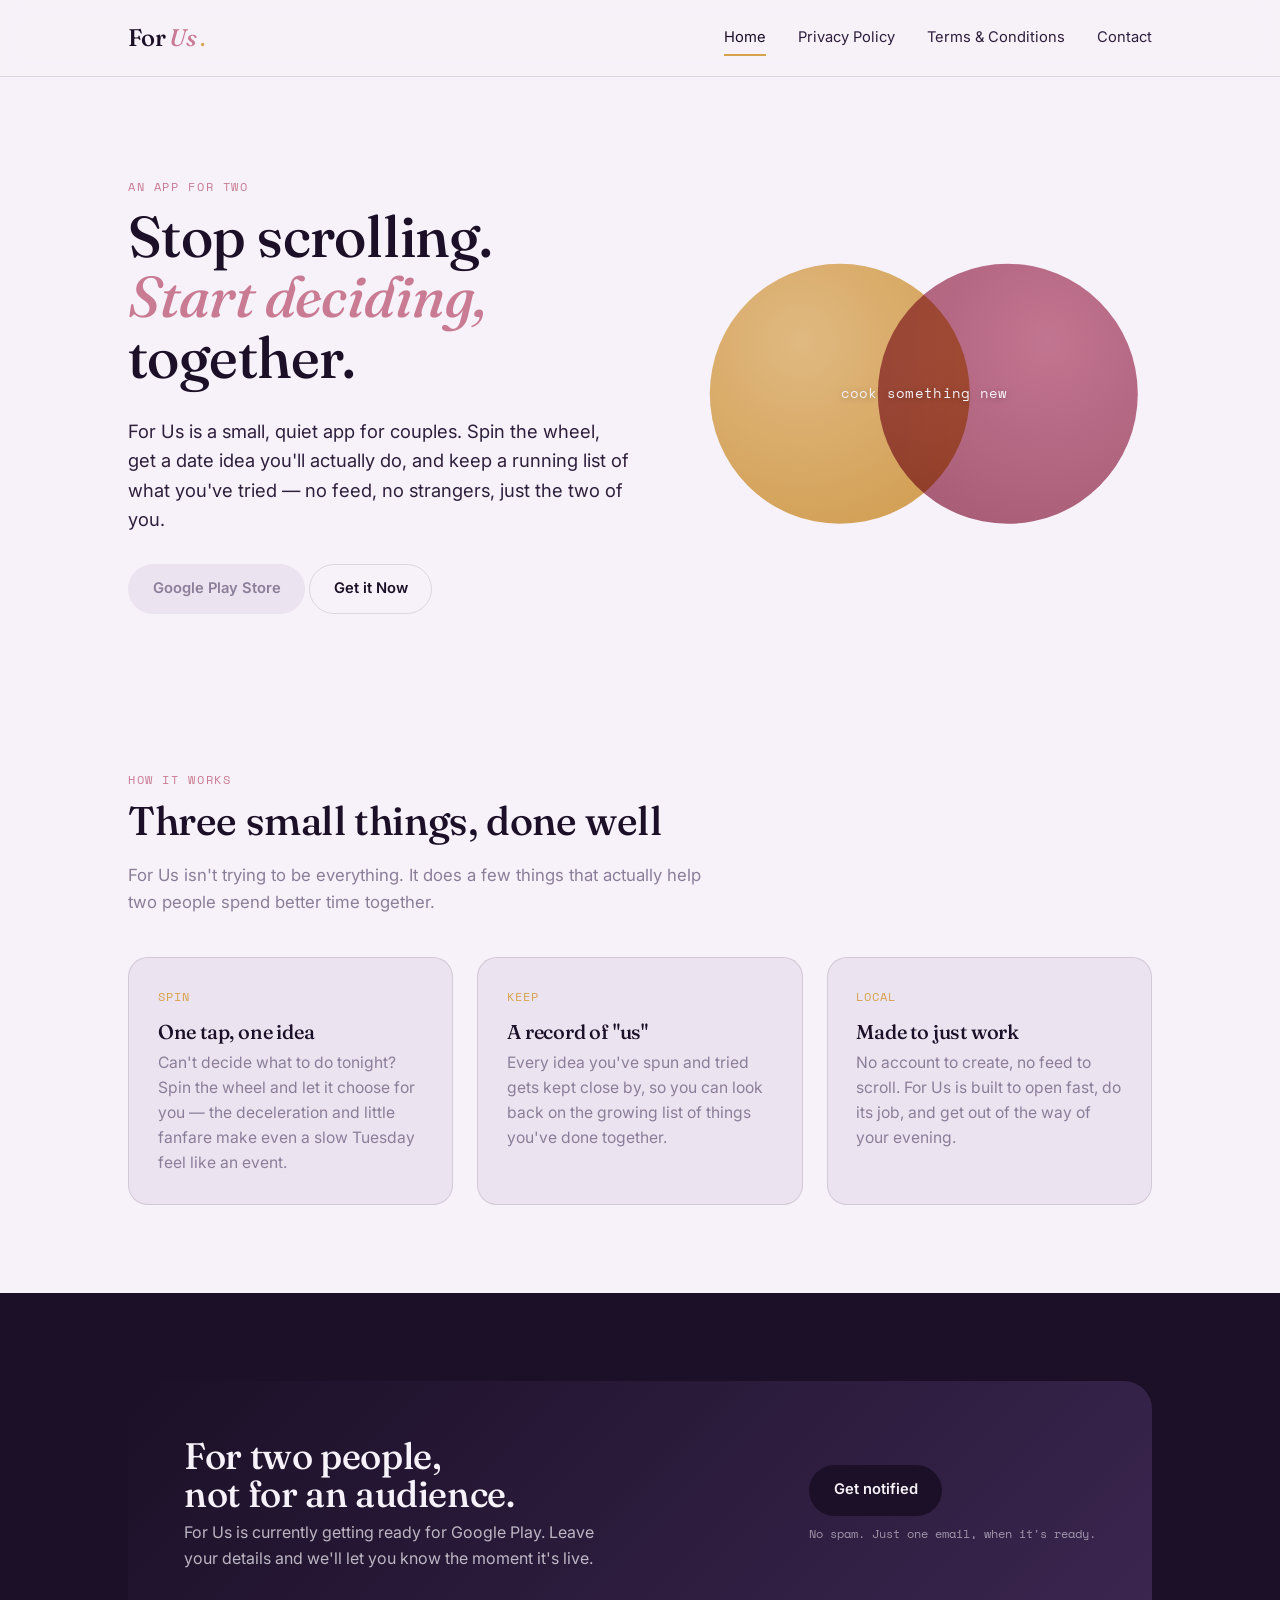
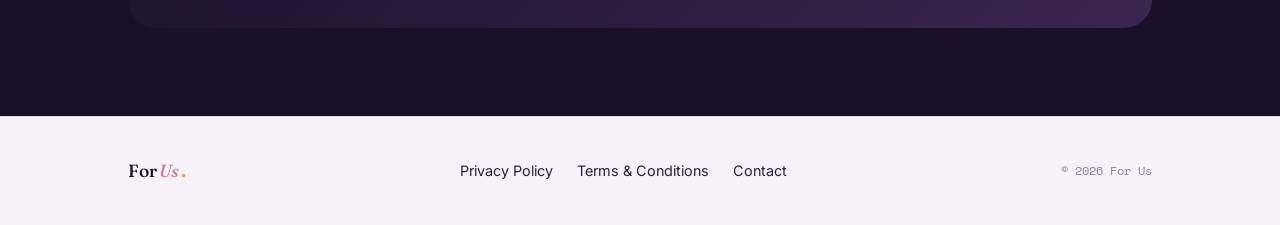
<file: index.html>
<!DOCTYPE html>
<html lang="en">
<head>
<meta charset="UTF-8">
<meta name="viewport" content="width=device-width, initial-scale=1.0">
<title>For Us — an app for two</title>
<meta name="description" content="For Us is a small app for couples: spin for a date idea, keep track of what you've tried, and decide together — no algorithm required.">
<link rel="preconnect" href="https://fonts.googleapis.com">
<link rel="preconnect" href="https://fonts.gstatic.com" crossorigin>
<link href="https://fonts.googleapis.com/css2?family=Fraunces:ital,wght@0,400;0,500;0,600;1,400;1,500&family=Inter:wght@400;500;600;700&family=Space+Mono:wght@400;700&display=swap" rel="stylesheet">
<link rel="stylesheet" href="assets/css/style.css">
</head>
<body>

<header class="site-header">
  <div class="wrap">
    <a href="index.html" class="wordmark">For<em>Us</em><span class="dot">.</span></a>
    <button class="nav-toggle" aria-expanded="false">MENU</button>
    <nav class="primary">
      <a href="index.html" aria-current="page">Home</a>
      <a href="privacy.html">Privacy Policy</a>
      <a href="terms.html">Terms &amp; Conditions</a>
      <a href="contact.html">Contact</a>
    </nav>
  </div>
</header>

<main>

  <section class="hero">
    <div class="wrap">
      <div>
        <span class="eyebrow">An app for two</span>
        <h1>Stop scrolling.<br><em>Start deciding,</em><br>together.</h1>
        <p class="lede">For Us is a small, quiet app for couples. Spin the wheel, get a date idea you'll actually do, and keep a running list of what you've tried — no feed, no strangers, just the two of you.</p>
        <div class="cta-action">
          <span class="btn btn-pill-soft">Google Play Store</span>
          <a href="https://play.google.com/store/apps/details?id=com.yash.forus" class="btn btn-ghost">Get it Now</a>
        </div>
      </div>
      <div class="venn" aria-hidden="true">
        <div class="circle a"></div>
        <div class="circle b"></div>
        <div class="overlap-text"><span>cook something new</span></div>
      </div>
    </div>
  </section>

  <section>
    <div class="wrap">
      <div class="section-head">
        <span class="eyebrow">How it works</span>
        <h2>Three small things, done well</h2>
        <p>For Us isn't trying to be everything. It does a few things that actually help two people spend better time together.</p>
      </div>
      <div class="feature-grid">
        <div class="feature-card">
          <span class="mark">SPIN</span>
          <h3>One tap, one idea</h3>
          <p>Can't decide what to do tonight? Spin the wheel and let it choose for you — the deceleration and little fanfare make even a slow Tuesday feel like an event.</p>
        </div>
        <div class="feature-card">
          <span class="mark">KEEP</span>
          <h3>A record of "us"</h3>
          <p>Every idea you've spun and tried gets kept close by, so you can look back on the growing list of things you've done together.</p>
        </div>
        <div class="feature-card">
          <span class="mark">LOCAL</span>
          <h3>Made to just work</h3>
          <p>No account to create, no feed to scroll. For Us is built to open fast, do its job, and get out of the way of your evening.</p>
        </div>
      </div>
    </div>
  </section>

  <section class="section-ink">
    <div class="wrap">
      <div class="cta-band">
        <div>
          <h2>For two people,<br>not for an audience.</h2>
          <p>For Us is currently getting ready for Google Play. Leave your details and we'll let you know the moment it's live.</p>
        </div>
        <div class="cta-actions">
          <a href="contact.html" class="btn btn-solid">Get notified</a>
          <small>No spam. Just one email, when it's ready.</small>
        </div>
      </div>
    </div>
  </section>

</main>

<footer class="site-footer">
  <div class="wrap">
    <a href="index.html" class="wordmark" style="font-size:1.1rem;">For<em>Us</em><span class="dot">.</span></a>
    <nav class="foot-links">
      <a href="privacy.html">Privacy Policy</a>
      <a href="terms.html">Terms &amp; Conditions</a>
      <a href="contact.html">Contact</a>
    </nav>
    <span class="fine">© <span data-year>2026</span> For Us</span>
  </div>
</footer>

<script src="assets/js/main.js"></script>
</body>
</html>
</file>
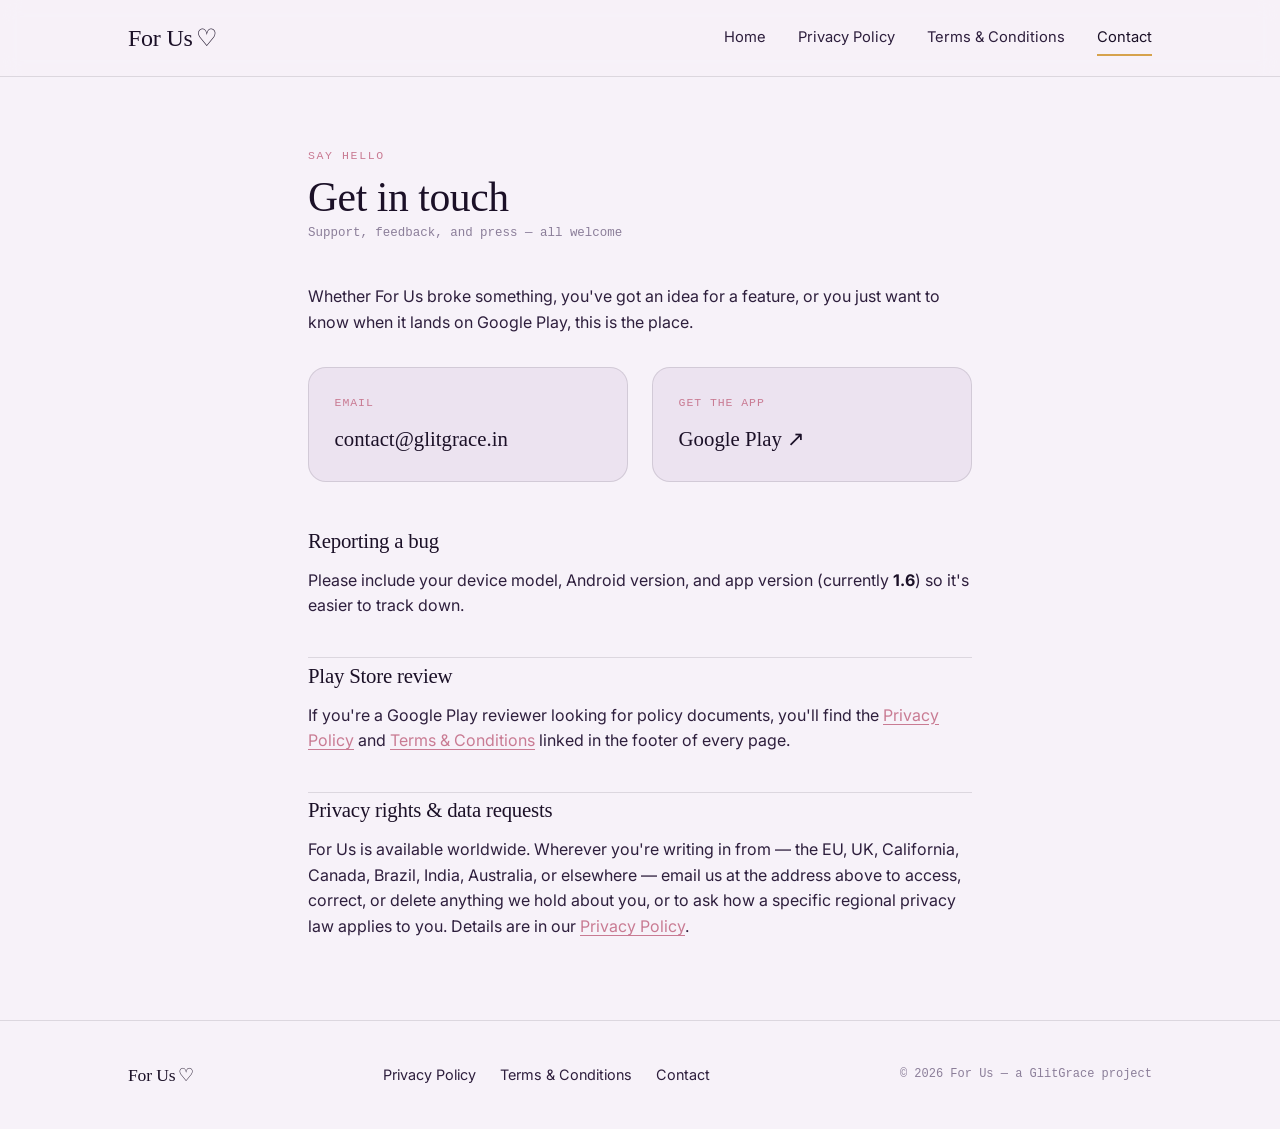
<file: contact.html>
<!DOCTYPE html>
<html lang="en">
<head>
<meta charset="UTF-8">
<meta name="viewport" content="width=device-width, initial-scale=1.0">
<title>Contact — For Us</title>
<meta name="description" content="Get in touch about the For Us app — support, feedback, bug reports, and press inquiries.">
<meta name="author" content="GlitGrace">
<meta name="robots" content="index, follow">
<link rel="canonical" href="https://glitgrace.in/contact.html">

<!-- Favicons -->
<link rel="icon" href="/favicon.ico" sizes="any">
<link rel="icon" type="image/svg+xml" href="/assets/img/favicon.svg">
<link rel="apple-touch-icon" href="/assets/img/apple-touch-icon.png">
<link rel="manifest" href="/site.webmanifest">
<meta name="theme-color" content="#0E0B18">

<!-- Open Graph -->
<meta property="og:type" content="website">
<meta property="og:site_name" content="For Us">
<meta property="og:title" content="Contact — For Us">
<meta property="og:description" content="Support, feedback, and press inquiries for the For Us app.">
<meta property="og:url" content="https://glitgrace.in/contact.html">
<meta property="og:image" content="https://glitgrace.in/assets/img/og-image.png">
<meta property="og:image:width" content="1200">
<meta property="og:image:height" content="630">
<meta property="og:locale" content="en_IN">

<!-- Twitter -->
<meta name="twitter:card" content="summary_large_image">
<meta name="twitter:title" content="Contact — For Us">
<meta name="twitter:description" content="Support, feedback, and press inquiries for the For Us app.">
<meta name="twitter:image" content="https://glitgrace.in/assets/img/og-image.png">

<link rel="preconnect" href="https://fonts.googleapis.com">
<link rel="preconnect" href="https://fonts.gstatic.com" crossorigin>
<link href="https://fonts.googleapis.com/css2?family=Baloo+2:wght@500;600;700;800&family=Inter:wght@400;500;600;700&display=swap" rel="stylesheet">
<link rel="stylesheet" href="/assets/css/style.css">

<script type="application/ld+json">
{
  "@context": "https://schema.org",
  "@type": "ContactPage",
  "name": "Contact",
  "url": "https://glitgrace.in/contact.html",
  "isPartOf": { "@id": "https://glitgrace.in/#website" },
  "breadcrumb": {
    "@type": "BreadcrumbList",
    "itemListElement": [
      { "@type": "ListItem", "position": 1, "name": "Home", "item": "https://glitgrace.in/" },
      { "@type": "ListItem", "position": 2, "name": "Contact", "item": "https://glitgrace.in/contact.html" }
    ]
  }
}
</script>
</head>
<body>

<header class="site-header">
  <div class="wrap">
    <a href="/" class="wordmark">For Us <span class="heart">&#9825;</span></a>
    <button class="nav-toggle" aria-expanded="false">MENU</button>
    <nav class="primary">
      <a href="/">Home</a>
      <a href="/privacy.html">Privacy Policy</a>
      <a href="/terms.html">Terms &amp; Conditions</a>
      <a href="/contact.html" aria-current="page">Contact</a>
    </nav>
  </div>
</header>

<main class="doc">
  <div class="wrap">
    <span class="eyebrow">Say hello</span>
    <h1>Get in touch</h1>
    <span class="updated">Support, feedback, and press — all welcome</span>

    <p>Whether For Us broke something, you've got an idea for a feature, or you just want to know when it lands on Google Play, this is the place.</p>

    <div class="contact-grid">
      <div class="contact-card">
        <span class="mark">EMAIL</span>
        <a class="big-link" href="mailto:contact@glitgrace.in">contact@glitgrace.in</a>
      </div>
      <div class="contact-card">
        <span class="mark">GET THE APP</span>
        <a class="big-link" href="https://play.google.com/store/apps/details?id=com.yash.forus" target="_blank" rel="noopener">Google Play &#8599;</a>
      </div>
    </div>

    <h2 style="margin-top:3rem;">Reporting a bug</h2>
    <p>Please include your device model, Android version, and app version (currently <strong>1.6</strong>) so it's easier to track down.</p>

    <h2>Play Store review</h2>
    <p>If you're a Google Play reviewer looking for policy documents, you'll find the <a href="/privacy.html">Privacy Policy</a> and <a href="/terms.html">Terms &amp; Conditions</a> linked in the footer of every page.</p>

    <h2>Privacy rights &amp; data requests</h2>
    <p>For Us is available worldwide. Wherever you're writing in from — the EU, UK, California, Canada, Brazil, India, Australia, or elsewhere — email us at the address above to access, correct, or delete anything we hold about you, or to ask how a specific regional privacy law applies to you. Details are in our <a href="/privacy.html">Privacy Policy</a>.</p>
  </div>
</main>

<footer class="site-footer">
  <div class="wrap">
    <a href="/" class="wordmark" style="font-size:1.1rem;">For Us <span class="heart">&#9825;</span></a>
    <nav class="foot-links">
      <a href="/privacy.html">Privacy Policy</a>
      <a href="/terms.html">Terms &amp; Conditions</a>
      <a href="/contact.html">Contact</a>
    </nav>
    <span class="fine">© <span data-year>2026</span> For Us — a GlitGrace project</span>
  </div>
</footer>

<script src="/assets/js/main.js"></script>
</body>
</html>
</file>
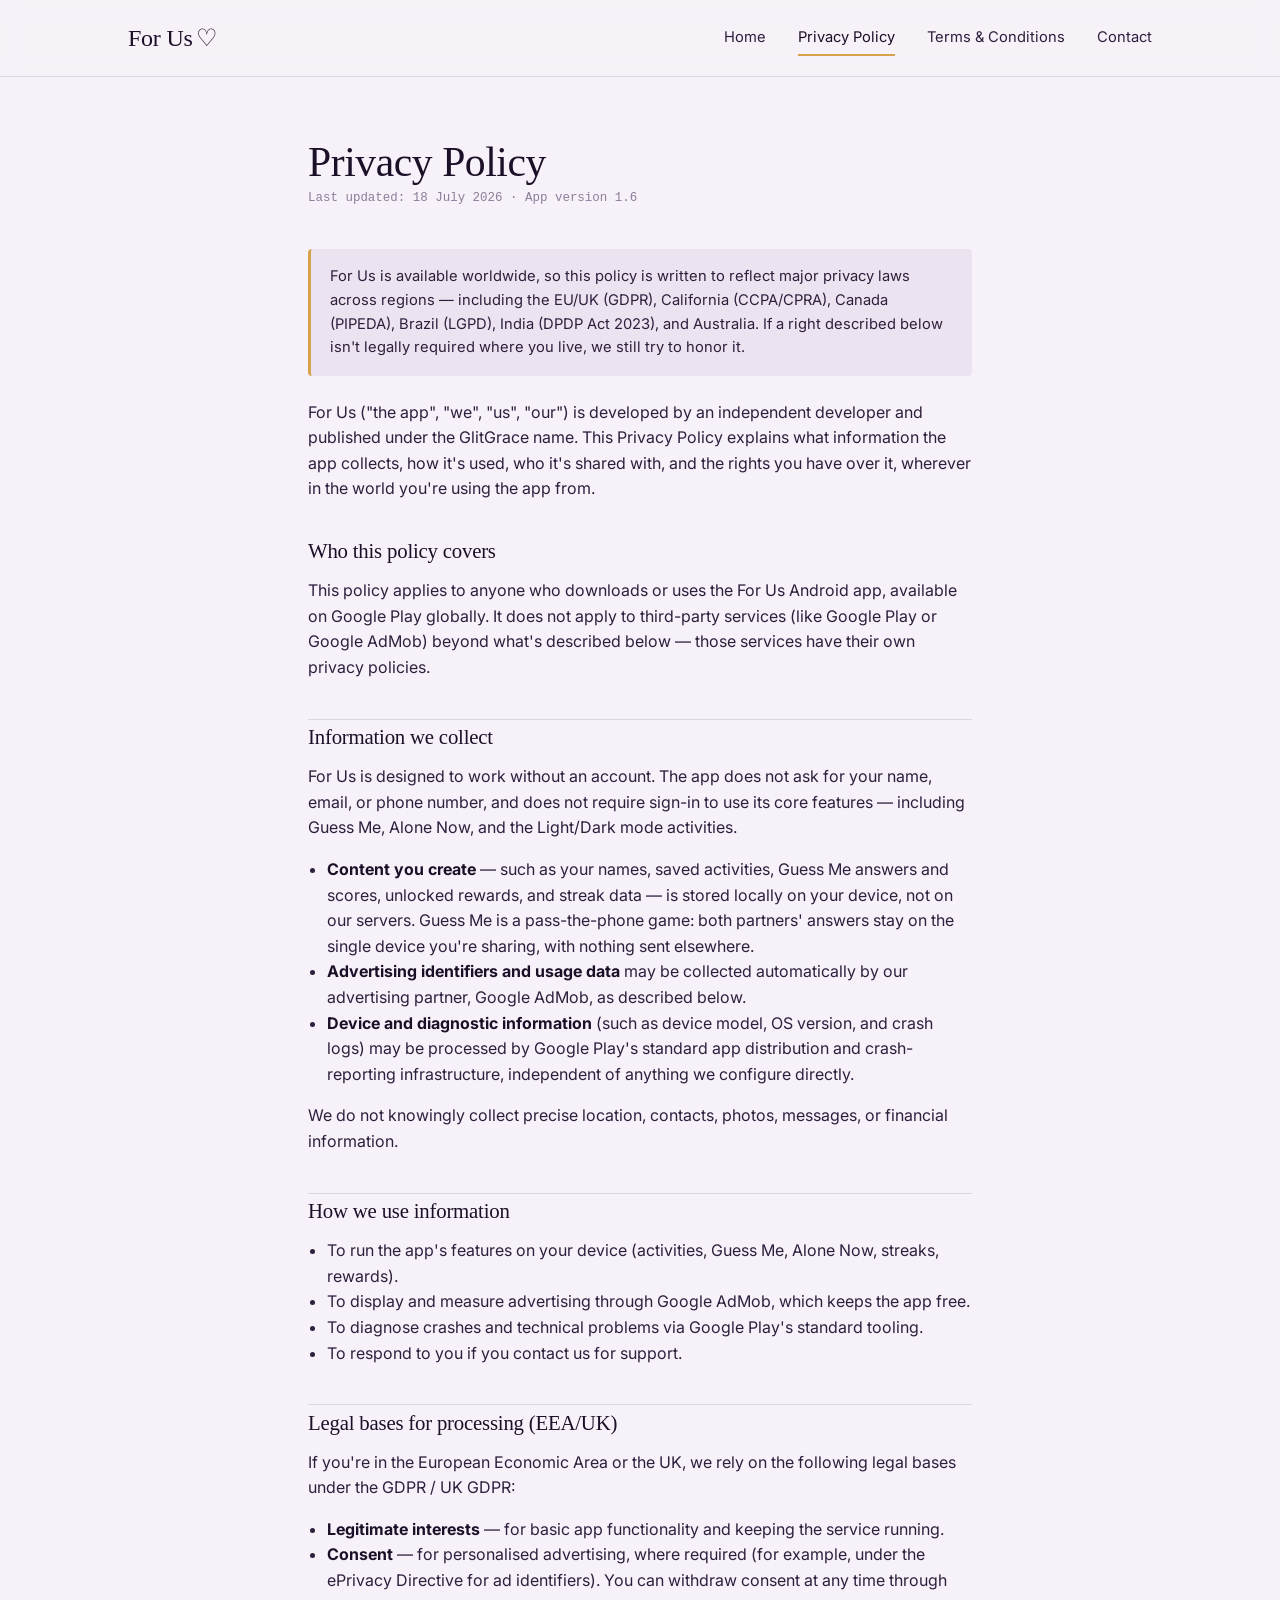
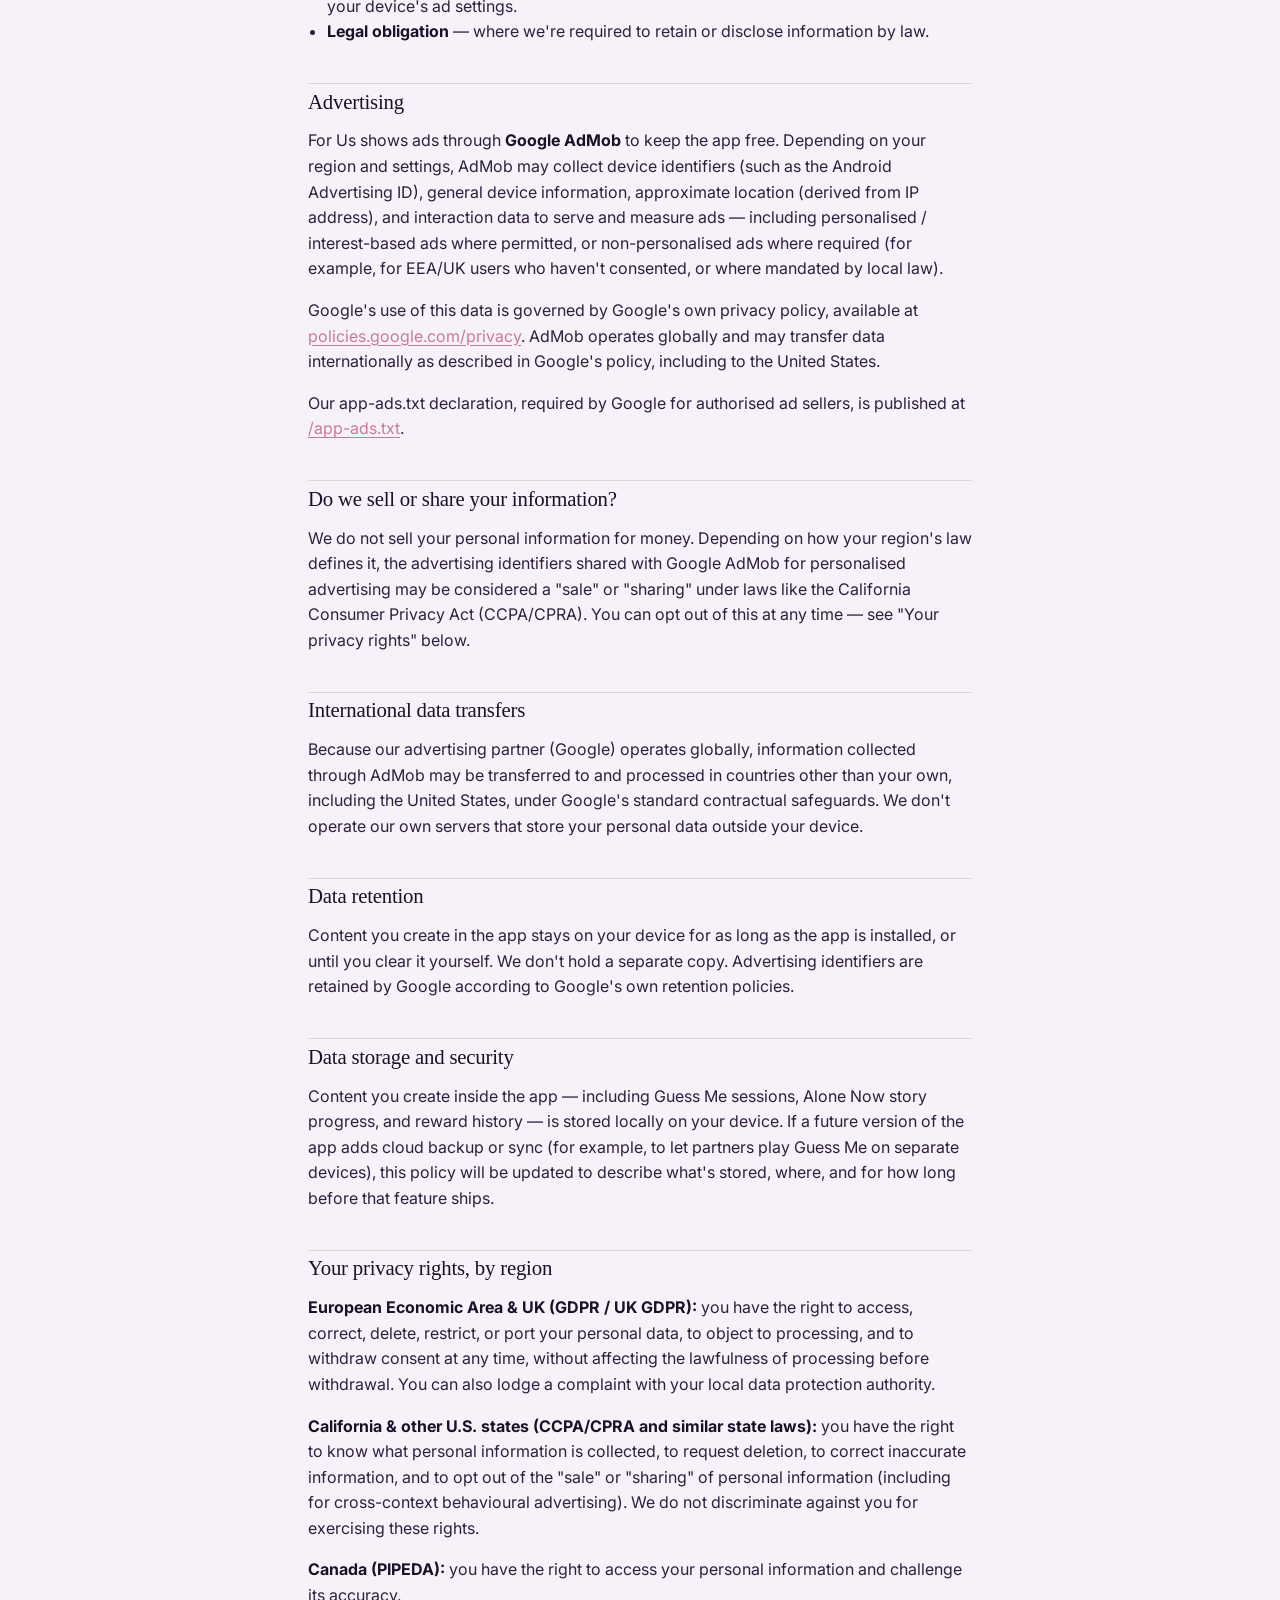
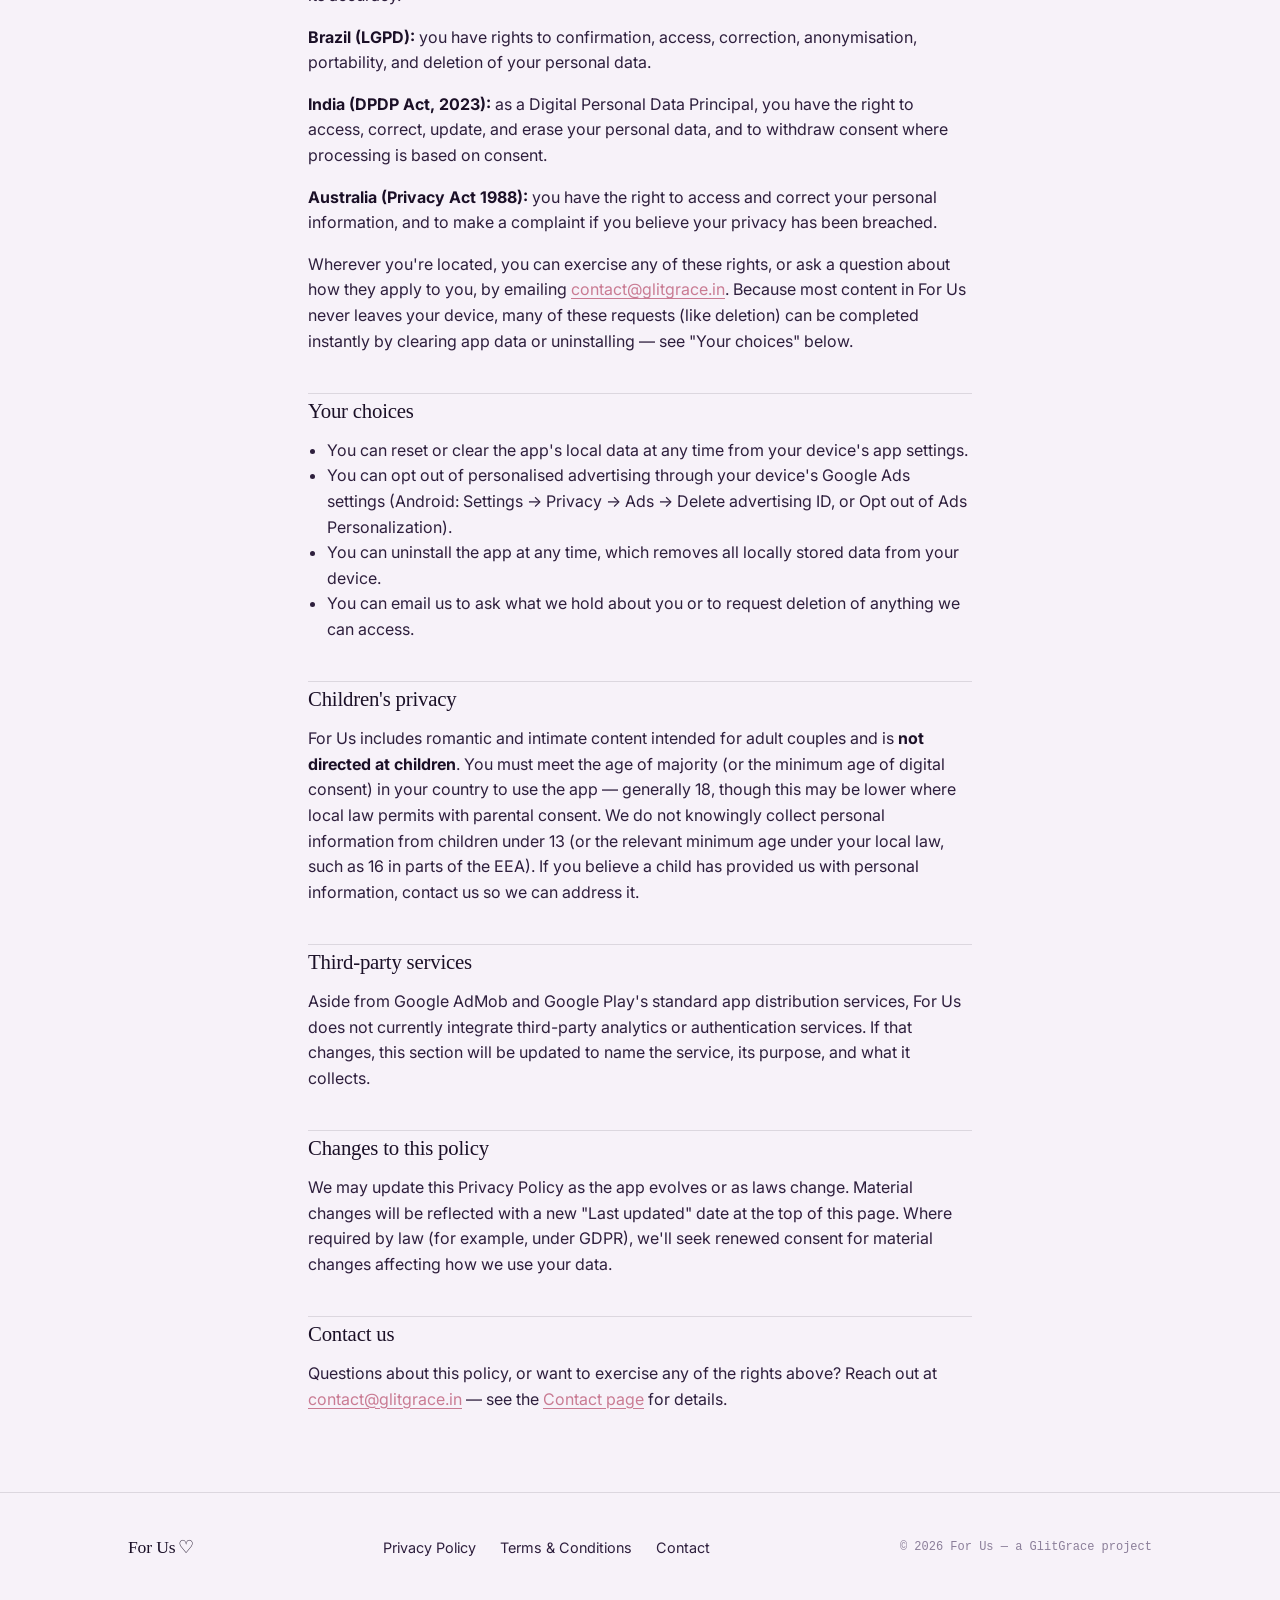
<file: privacy.html>
<!DOCTYPE html>
<html lang="en">
<head>
<meta charset="UTF-8">
<meta name="viewport" content="width=device-width, initial-scale=1.0">
<title>Privacy Policy — For Us</title>
<meta name="description" content="Privacy Policy for the For Us Android app by GlitGrace, covering GDPR, CCPA/CPRA, India's DPDP Act, and other global privacy laws: what data we collect and your rights.">
<meta name="author" content="GlitGrace">
<meta name="robots" content="index, follow">
<link rel="canonical" href="https://glitgrace.in/privacy.html">

<!-- Favicons -->
<link rel="icon" href="/favicon.ico" sizes="any">
<link rel="icon" type="image/svg+xml" href="/assets/img/favicon.svg">
<link rel="apple-touch-icon" href="/assets/img/apple-touch-icon.png">
<link rel="manifest" href="/site.webmanifest">
<meta name="theme-color" content="#0E0B18">

<!-- Open Graph -->
<meta property="og:type" content="website">
<meta property="og:site_name" content="For Us">
<meta property="og:title" content="Privacy Policy — For Us">
<meta property="og:description" content="What data For Us collects and your privacy rights under GDPR, CCPA, DPDP, and more, wherever you are.">
<meta property="og:url" content="https://glitgrace.in/privacy.html">
<meta property="og:image" content="https://glitgrace.in/assets/img/og-image.png">
<meta property="og:image:width" content="1200">
<meta property="og:image:height" content="630">
<meta property="og:locale" content="en_IN">

<!-- Twitter -->
<meta name="twitter:card" content="summary_large_image">
<meta name="twitter:title" content="Privacy Policy — For Us">
<meta name="twitter:description" content="What data For Us collects and your privacy rights, wherever you are.">
<meta name="twitter:image" content="https://glitgrace.in/assets/img/og-image.png">

<link rel="preconnect" href="https://fonts.googleapis.com">
<link rel="preconnect" href="https://fonts.gstatic.com" crossorigin>
<link href="https://fonts.googleapis.com/css2?family=Baloo+2:wght@500;600;700;800&family=Inter:wght@400;500;600;700&display=swap" rel="stylesheet">
<link rel="stylesheet" href="/assets/css/style.css">

<script type="application/ld+json">
{
  "@context": "https://schema.org",
  "@type": "WebPage",
  "name": "Privacy Policy",
  "url": "https://glitgrace.in/privacy.html",
  "isPartOf": { "@id": "https://glitgrace.in/#website" },
  "breadcrumb": {
    "@type": "BreadcrumbList",
    "itemListElement": [
      { "@type": "ListItem", "position": 1, "name": "Home", "item": "https://glitgrace.in/" },
      { "@type": "ListItem", "position": 2, "name": "Privacy Policy", "item": "https://glitgrace.in/privacy.html" }
    ]
  }
}
</script>
</head>
<body>

<header class="site-header">
  <div class="wrap">
    <a href="/" class="wordmark">For Us <span class="heart">&#9825;</span></a>
    <button class="nav-toggle" aria-expanded="false">MENU</button>
    <nav class="primary">
      <a href="/">Home</a>
      <a href="/privacy.html" aria-current="page">Privacy Policy</a>
      <a href="/terms.html">Terms &amp; Conditions</a>
      <a href="/contact.html">Contact</a>
    </nav>
  </div>
</header>

<main class="doc">
  <div class="wrap">
    <h1>Privacy Policy</h1>
    <span class="updated">Last updated: 18 July 2026 &middot; App version 1.6</span>

    <div class="callout">
      For Us is available worldwide, so this policy is written to reflect major privacy laws across regions — including the EU/UK (GDPR), California (CCPA/CPRA), Canada (PIPEDA), Brazil (LGPD), India (DPDP Act 2023), and Australia. If a right described below isn't legally required where you live, we still try to honor it.
    </div>

    <p>For Us ("the app", "we", "us", "our") is developed by an independent developer and published under the GlitGrace name. This Privacy Policy explains what information the app collects, how it's used, who it's shared with, and the rights you have over it, wherever in the world you're using the app from.</p>

    <h2>Who this policy covers</h2>
    <p>This policy applies to anyone who downloads or uses the For Us Android app, available on Google Play globally. It does not apply to third-party services (like Google Play or Google AdMob) beyond what's described below — those services have their own privacy policies.</p>

    <h2>Information we collect</h2>
    <p>For Us is designed to work without an account. The app does not ask for your name, email, or phone number, and does not require sign-in to use its core features — including Guess Me, Alone Now, and the Light/Dark mode activities.</p>
    <ul>
      <li><strong>Content you create</strong> — such as your names, saved activities, Guess Me answers and scores, unlocked rewards, and streak data — is stored locally on your device, not on our servers. Guess Me is a pass-the-phone game: both partners' answers stay on the single device you're sharing, with nothing sent elsewhere.</li>
      <li><strong>Advertising identifiers and usage data</strong> may be collected automatically by our advertising partner, Google AdMob, as described below.</li>
      <li><strong>Device and diagnostic information</strong> (such as device model, OS version, and crash logs) may be processed by Google Play's standard app distribution and crash-reporting infrastructure, independent of anything we configure directly.</li>
    </ul>
    <p>We do not knowingly collect precise location, contacts, photos, messages, or financial information.</p>

    <h2>How we use information</h2>
    <ul>
      <li>To run the app's features on your device (activities, Guess Me, Alone Now, streaks, rewards).</li>
      <li>To display and measure advertising through Google AdMob, which keeps the app free.</li>
      <li>To diagnose crashes and technical problems via Google Play's standard tooling.</li>
      <li>To respond to you if you contact us for support.</li>
    </ul>

    <h2>Legal bases for processing (EEA/UK)</h2>
    <p>If you're in the European Economic Area or the UK, we rely on the following legal bases under the GDPR / UK GDPR:</p>
    <ul>
      <li><strong>Legitimate interests</strong> — for basic app functionality and keeping the service running.</li>
      <li><strong>Consent</strong> — for personalised advertising, where required (for example, under the ePrivacy Directive for ad identifiers). You can withdraw consent at any time through your device's ad settings.</li>
      <li><strong>Legal obligation</strong> — where we're required to retain or disclose information by law.</li>
    </ul>

    <h2>Advertising</h2>
    <p>For Us shows ads through <strong>Google AdMob</strong> to keep the app free. Depending on your region and settings, AdMob may collect device identifiers (such as the Android Advertising ID), general device information, approximate location (derived from IP address), and interaction data to serve and measure ads — including personalised / interest-based ads where permitted, or non-personalised ads where required (for example, for EEA/UK users who haven't consented, or where mandated by local law).</p>
    <p>Google's use of this data is governed by Google's own privacy policy, available at <a href="https://policies.google.com/privacy" target="_blank" rel="noopener">policies.google.com/privacy</a>. AdMob operates globally and may transfer data internationally as described in Google's policy, including to the United States.</p>
    <p>Our app-ads.txt declaration, required by Google for authorised ad sellers, is published at <a href="/app-ads.txt">/app-ads.txt</a>.</p>

    <h2>Do we sell or share your information?</h2>
    <p>We do not sell your personal information for money. Depending on how your region's law defines it, the advertising identifiers shared with Google AdMob for personalised advertising may be considered a "sale" or "sharing" under laws like the California Consumer Privacy Act (CCPA/CPRA). You can opt out of this at any time — see "Your privacy rights" below.</p>

    <h2>International data transfers</h2>
    <p>Because our advertising partner (Google) operates globally, information collected through AdMob may be transferred to and processed in countries other than your own, including the United States, under Google's standard contractual safeguards. We don't operate our own servers that store your personal data outside your device.</p>

    <h2>Data retention</h2>
    <p>Content you create in the app stays on your device for as long as the app is installed, or until you clear it yourself. We don't hold a separate copy. Advertising identifiers are retained by Google according to Google's own retention policies.</p>

    <h2>Data storage and security</h2>
    <p>Content you create inside the app — including Guess Me sessions, Alone Now story progress, and reward history — is stored locally on your device. If a future version of the app adds cloud backup or sync (for example, to let partners play Guess Me on separate devices), this policy will be updated to describe what's stored, where, and for how long before that feature ships.</p>

    <h2>Your privacy rights, by region</h2>

    <p><strong>European Economic Area &amp; UK (GDPR / UK GDPR):</strong> you have the right to access, correct, delete, restrict, or port your personal data, to object to processing, and to withdraw consent at any time, without affecting the lawfulness of processing before withdrawal. You can also lodge a complaint with your local data protection authority.</p>

    <p><strong>California &amp; other U.S. states (CCPA/CPRA and similar state laws):</strong> you have the right to know what personal information is collected, to request deletion, to correct inaccurate information, and to opt out of the "sale" or "sharing" of personal information (including for cross-context behavioural advertising). We do not discriminate against you for exercising these rights.</p>

    <p><strong>Canada (PIPEDA):</strong> you have the right to access your personal information and challenge its accuracy.</p>

    <p><strong>Brazil (LGPD):</strong> you have rights to confirmation, access, correction, anonymisation, portability, and deletion of your personal data.</p>

    <p><strong>India (DPDP Act, 2023):</strong> as a Digital Personal Data Principal, you have the right to access, correct, update, and erase your personal data, and to withdraw consent where processing is based on consent.</p>

    <p><strong>Australia (Privacy Act 1988):</strong> you have the right to access and correct your personal information, and to make a complaint if you believe your privacy has been breached.</p>

    <p>Wherever you're located, you can exercise any of these rights, or ask a question about how they apply to you, by emailing <a href="mailto:contact@glitgrace.in">contact@glitgrace.in</a>. Because most content in For Us never leaves your device, many of these requests (like deletion) can be completed instantly by clearing app data or uninstalling — see "Your choices" below.</p>

    <h2>Your choices</h2>
    <ul>
      <li>You can reset or clear the app's local data at any time from your device's app settings.</li>
      <li>You can opt out of personalised advertising through your device's Google Ads settings (Android: Settings &rarr; Privacy &rarr; Ads &rarr; Delete advertising ID, or Opt out of Ads Personalization).</li>
      <li>You can uninstall the app at any time, which removes all locally stored data from your device.</li>
      <li>You can email us to ask what we hold about you or to request deletion of anything we can access.</li>
    </ul>

    <h2>Children's privacy</h2>
    <p>For Us includes romantic and intimate content intended for adult couples and is <strong>not directed at children</strong>. You must meet the age of majority (or the minimum age of digital consent) in your country to use the app — generally 18, though this may be lower where local law permits with parental consent. We do not knowingly collect personal information from children under 13 (or the relevant minimum age under your local law, such as 16 in parts of the EEA). If you believe a child has provided us with personal information, contact us so we can address it.</p>

    <h2>Third-party services</h2>
    <p>Aside from Google AdMob and Google Play's standard app distribution services, For Us does not currently integrate third-party analytics or authentication services. If that changes, this section will be updated to name the service, its purpose, and what it collects.</p>

    <h2>Changes to this policy</h2>
    <p>We may update this Privacy Policy as the app evolves or as laws change. Material changes will be reflected with a new "Last updated" date at the top of this page. Where required by law (for example, under GDPR), we'll seek renewed consent for material changes affecting how we use your data.</p>

    <h2>Contact us</h2>
    <p>Questions about this policy, or want to exercise any of the rights above? Reach out at <a href="mailto:contact@glitgrace.in">contact@glitgrace.in</a> — see the <a href="/contact.html">Contact page</a> for details.</p>
  </div>
</main>


<footer class="site-footer">
  <div class="wrap">
    <a href="/" class="wordmark" style="font-size:1.1rem;">For Us <span class="heart">&#9825;</span></a>
    <nav class="foot-links">
      <a href="/privacy.html">Privacy Policy</a>
      <a href="/terms.html">Terms &amp; Conditions</a>
      <a href="/contact.html">Contact</a>
    </nav>
    <span class="fine">© <span data-year>2026</span> For Us — a GlitGrace project</span>
  </div>
</footer>

<script src="/assets/js/main.js"></script>
</body>
</html>
</file>
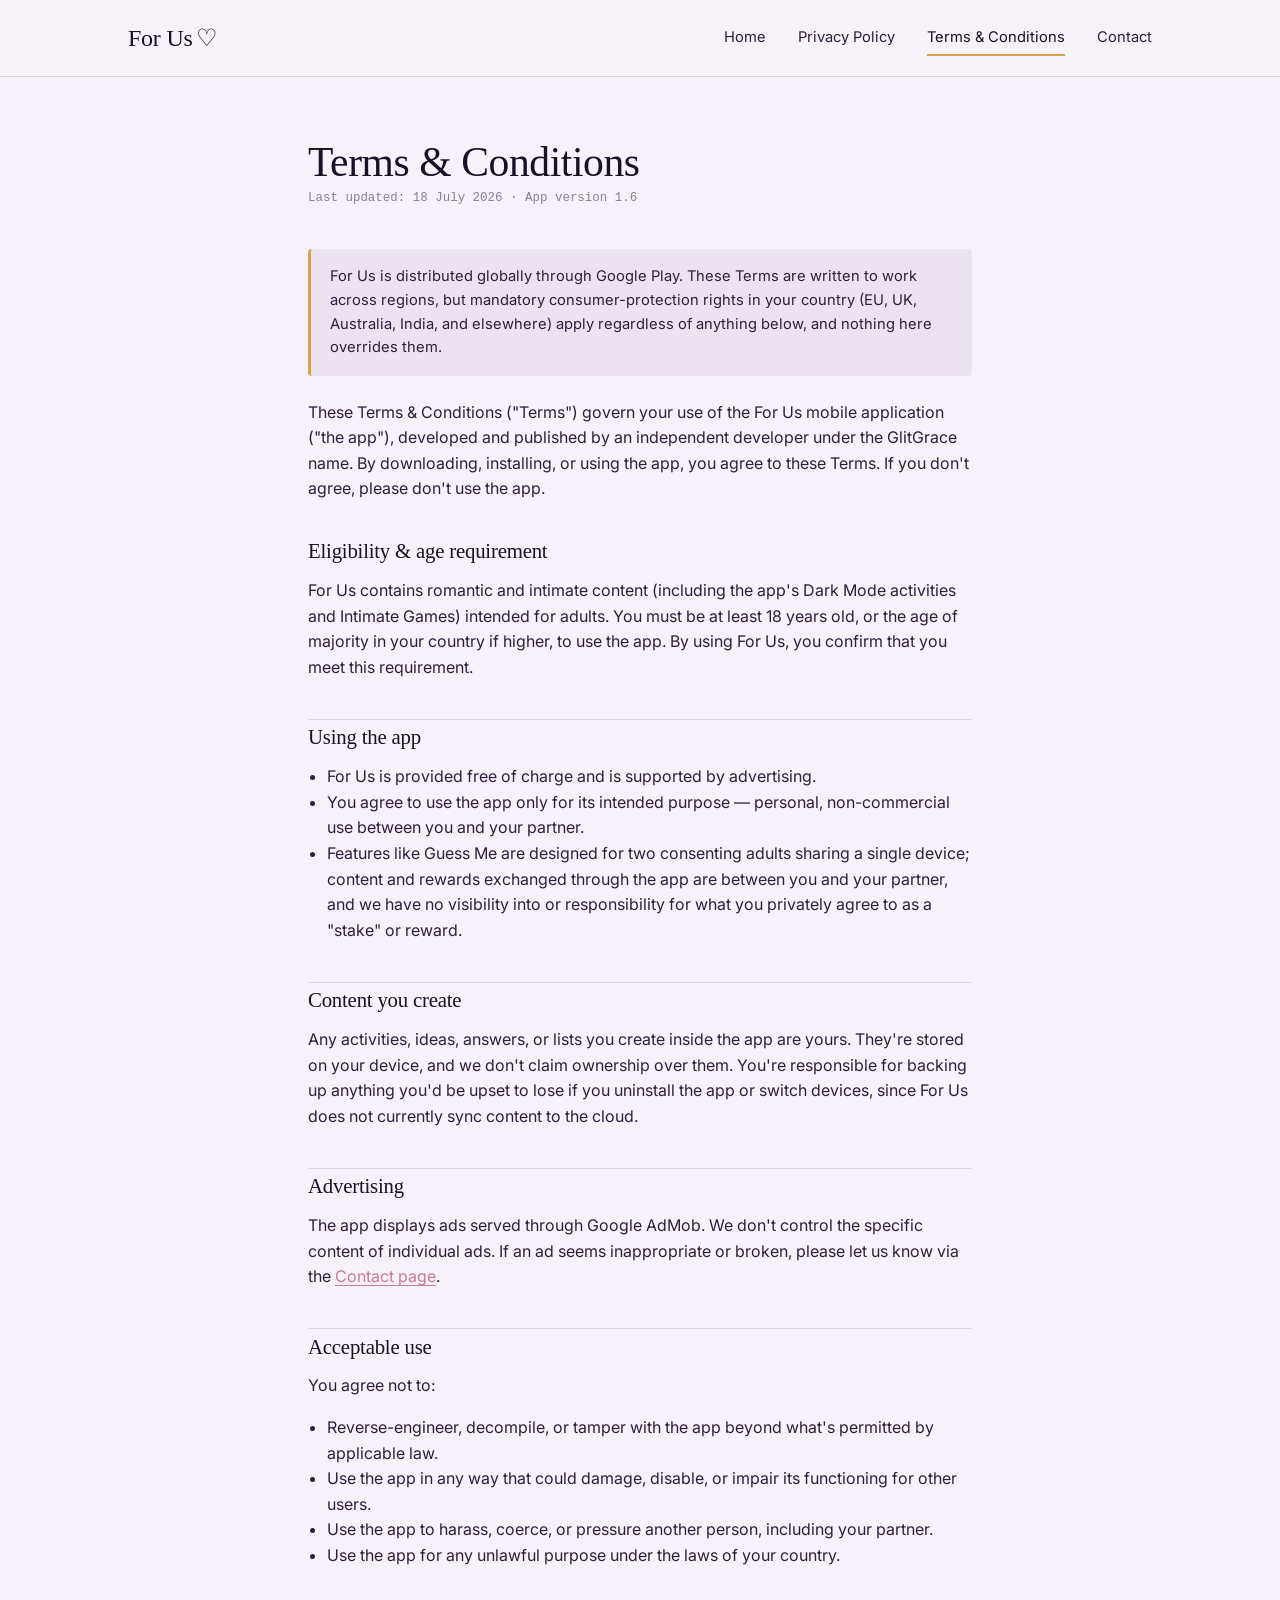
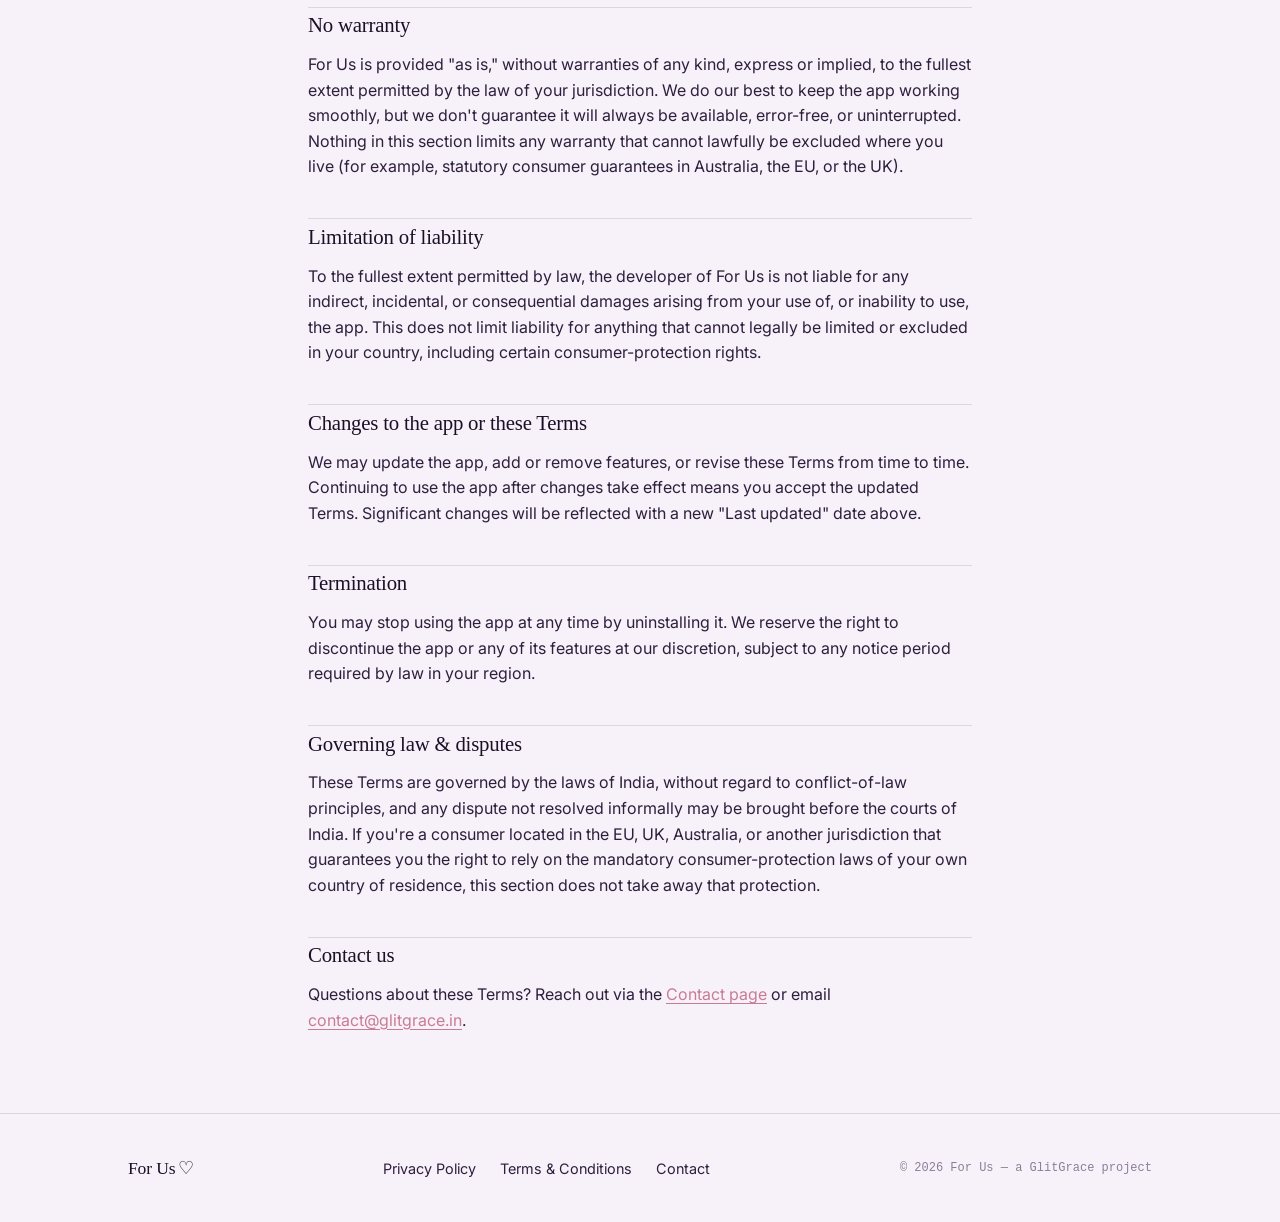
<file: terms.html>
<!DOCTYPE html>
<html lang="en">
<head>
<meta charset="UTF-8">
<meta name="viewport" content="width=device-width, initial-scale=1.0">
<title>Terms &amp; Conditions — For Us</title>
<meta name="description" content="Terms and Conditions for using the For Us Android app by GlitGrace.">
<meta name="author" content="GlitGrace">
<meta name="robots" content="index, follow">
<link rel="canonical" href="https://glitgrace.in/terms.html">

<!-- Favicons -->
<link rel="icon" href="/favicon.ico" sizes="any">
<link rel="icon" type="image/svg+xml" href="/assets/img/favicon.svg">
<link rel="apple-touch-icon" href="/assets/img/apple-touch-icon.png">
<link rel="manifest" href="/site.webmanifest">
<meta name="theme-color" content="#0E0B18">

<!-- Open Graph -->
<meta property="og:type" content="website">
<meta property="og:site_name" content="For Us">
<meta property="og:title" content="Terms &amp; Conditions — For Us">
<meta property="og:description" content="The terms that govern your use of the For Us app.">
<meta property="og:url" content="https://glitgrace.in/terms.html">
<meta property="og:image" content="https://glitgrace.in/assets/img/og-image.png">
<meta property="og:image:width" content="1200">
<meta property="og:image:height" content="630">
<meta property="og:locale" content="en_IN">

<!-- Twitter -->
<meta name="twitter:card" content="summary_large_image">
<meta name="twitter:title" content="Terms &amp; Conditions — For Us">
<meta name="twitter:description" content="The terms that govern your use of the For Us app.">
<meta name="twitter:image" content="https://glitgrace.in/assets/img/og-image.png">

<link rel="preconnect" href="https://fonts.googleapis.com">
<link rel="preconnect" href="https://fonts.gstatic.com" crossorigin>
<link href="https://fonts.googleapis.com/css2?family=Baloo+2:wght@500;600;700;800&family=Inter:wght@400;500;600;700&display=swap" rel="stylesheet">
<link rel="stylesheet" href="/assets/css/style.css">

<script type="application/ld+json">
{
  "@context": "https://schema.org",
  "@type": "WebPage",
  "name": "Terms & Conditions",
  "url": "https://glitgrace.in/terms.html",
  "isPartOf": { "@id": "https://glitgrace.in/#website" },
  "breadcrumb": {
    "@type": "BreadcrumbList",
    "itemListElement": [
      { "@type": "ListItem", "position": 1, "name": "Home", "item": "https://glitgrace.in/" },
      { "@type": "ListItem", "position": 2, "name": "Terms & Conditions", "item": "https://glitgrace.in/terms.html" }
    ]
  }
}
</script>
</head>
<body>

<header class="site-header">
  <div class="wrap">
    <a href="/" class="wordmark">For Us <span class="heart">&#9825;</span></a>
    <button class="nav-toggle" aria-expanded="false">MENU</button>
    <nav class="primary">
      <a href="/">Home</a>
      <a href="/privacy.html">Privacy Policy</a>
      <a href="/terms.html" aria-current="page">Terms &amp; Conditions</a>
      <a href="/contact.html">Contact</a>
    </nav>
  </div>
</header>

<main class="doc">
  <div class="wrap">
    <h1>Terms &amp; Conditions</h1>
    <span class="updated">Last updated: 18 July 2026 &middot; App version 1.6</span>

    <div class="callout">
      For Us is distributed globally through Google Play. These Terms are written to work across regions, but mandatory consumer-protection rights in your country (EU, UK, Australia, India, and elsewhere) apply regardless of anything below, and nothing here overrides them.
    </div>

    <p>These Terms &amp; Conditions ("Terms") govern your use of the For Us mobile application ("the app"), developed and published by an independent developer under the GlitGrace name. By downloading, installing, or using the app, you agree to these Terms. If you don't agree, please don't use the app.</p>

    <h2>Eligibility &amp; age requirement</h2>
    <p>For Us contains romantic and intimate content (including the app's Dark Mode activities and Intimate Games) intended for adults. You must be at least 18 years old, or the age of majority in your country if higher, to use the app. By using For Us, you confirm that you meet this requirement.</p>

    <h2>Using the app</h2>
    <ul>
      <li>For Us is provided free of charge and is supported by advertising.</li>
      <li>You agree to use the app only for its intended purpose — personal, non-commercial use between you and your partner.</li>
      <li>Features like Guess Me are designed for two consenting adults sharing a single device; content and rewards exchanged through the app are between you and your partner, and we have no visibility into or responsibility for what you privately agree to as a "stake" or reward.</li>
    </ul>

    <h2>Content you create</h2>
    <p>Any activities, ideas, answers, or lists you create inside the app are yours. They're stored on your device, and we don't claim ownership over them. You're responsible for backing up anything you'd be upset to lose if you uninstall the app or switch devices, since For Us does not currently sync content to the cloud.</p>

    <h2>Advertising</h2>
    <p>The app displays ads served through Google AdMob. We don't control the specific content of individual ads. If an ad seems inappropriate or broken, please let us know via the <a href="/contact.html">Contact page</a>.</p>

    <h2>Acceptable use</h2>
    <p>You agree not to:</p>
    <ul>
      <li>Reverse-engineer, decompile, or tamper with the app beyond what's permitted by applicable law.</li>
      <li>Use the app in any way that could damage, disable, or impair its functioning for other users.</li>
      <li>Use the app to harass, coerce, or pressure another person, including your partner.</li>
      <li>Use the app for any unlawful purpose under the laws of your country.</li>
    </ul>

    <h2>No warranty</h2>
    <p>For Us is provided "as is," without warranties of any kind, express or implied, to the fullest extent permitted by the law of your jurisdiction. We do our best to keep the app working smoothly, but we don't guarantee it will always be available, error-free, or uninterrupted. Nothing in this section limits any warranty that cannot lawfully be excluded where you live (for example, statutory consumer guarantees in Australia, the EU, or the UK).</p>

    <h2>Limitation of liability</h2>
    <p>To the fullest extent permitted by law, the developer of For Us is not liable for any indirect, incidental, or consequential damages arising from your use of, or inability to use, the app. This does not limit liability for anything that cannot legally be limited or excluded in your country, including certain consumer-protection rights.</p>

    <h2>Changes to the app or these Terms</h2>
    <p>We may update the app, add or remove features, or revise these Terms from time to time. Continuing to use the app after changes take effect means you accept the updated Terms. Significant changes will be reflected with a new "Last updated" date above.</p>

    <h2>Termination</h2>
    <p>You may stop using the app at any time by uninstalling it. We reserve the right to discontinue the app or any of its features at our discretion, subject to any notice period required by law in your region.</p>

    <h2>Governing law &amp; disputes</h2>
    <p>These Terms are governed by the laws of India, without regard to conflict-of-law principles, and any dispute not resolved informally may be brought before the courts of India. If you're a consumer located in the EU, UK, Australia, or another jurisdiction that guarantees you the right to rely on the mandatory consumer-protection laws of your own country of residence, this section does not take away that protection.</p>

    <h2>Contact us</h2>
    <p>Questions about these Terms? Reach out via the <a href="/contact.html">Contact page</a> or email <a href="mailto:contact@glitgrace.in">contact@glitgrace.in</a>.</p>
  </div>
</main>


<footer class="site-footer">
  <div class="wrap">
    <a href="/" class="wordmark" style="font-size:1.1rem;">For Us <span class="heart">&#9825;</span></a>
    <nav class="foot-links">
      <a href="/privacy.html">Privacy Policy</a>
      <a href="/terms.html">Terms &amp; Conditions</a>
      <a href="/contact.html">Contact</a>
    </nav>
    <span class="fine">© <span data-year>2026</span> For Us — a GlitGrace project</span>
  </div>
</footer>

<script src="/assets/js/main.js"></script>
</body>
</html>
</file>
<file: assets/css/style.css>
/* ==========================================================================
   For Us — design tokens
   Ink (deep aubergine) · Paper (pale lavender-white) · Gold · Rose · Mist
   ========================================================================== */

:root {
  --ink: #1B1027;
  --ink-soft: #2E1F3D;
  --paper: #F7F2F9;
  --paper-dim: #ECE3F0;
  --gold: #D6A24C;
  --gold-soft: #E8C384;
  --rose: #C97B93;
  --mist: #8B7E99;
  --line: rgba(27, 16, 39, 0.12);

  --display: 'Fraunces', Georgia, serif;
  --body: 'Inter', -apple-system, BlinkMacSystemFont, sans-serif;
  --mono: 'Space Mono', 'Courier New', monospace;

  --max: 1120px;
  --pad: clamp(1.25rem, 4vw, 3rem);
}

* { box-sizing: border-box; }

html {
  scroll-behavior: smooth;
}

@media (prefers-reduced-motion: reduce) {
  html { scroll-behavior: auto; }
  *, *::before, *::after {
    animation-duration: 0.001ms !important;
    animation-iteration-count: 1 !important;
    transition-duration: 0.001ms !important;
    scroll-behavior: auto !important;
  }
}

body {
  margin: 0;
  background: var(--paper);
  color: var(--ink);
  font-family: var(--body);
  font-size: 16px;
  line-height: 1.6;
  -webkit-font-smoothing: antialiased;
}

img { max-width: 100%; display: block; }

a {
  color: inherit;
  text-decoration-color: var(--rose);
  text-underline-offset: 3px;
}

h1, h2, h3 {
  font-family: var(--display);
  font-weight: 500;
  line-height: 1.05;
  margin: 0 0 0.5em;
  letter-spacing: -0.01em;
}

.eyebrow {
  font-family: var(--mono);
  font-size: 0.72rem;
  letter-spacing: 0.14em;
  text-transform: uppercase;
  color: var(--rose);
  display: inline-block;
  margin-bottom: 0.9em;
}

.wrap {
  max-width: var(--max);
  margin: 0 auto;
  padding-left: var(--pad);
  padding-right: var(--pad);
}

/* ---------- header ---------- */

.site-header {
  position: sticky;
  top: 0;
  z-index: 50;
  background: rgba(247, 242, 249, 0.86);
  backdrop-filter: blur(10px);
  border-bottom: 1px solid var(--line);
}

.site-header .wrap {
  display: flex;
  align-items: center;
  justify-content: space-between;
  height: 76px;
}

.wordmark {
  font-family: var(--display);
  font-size: 1.5rem;
  font-weight: 500;
  letter-spacing: -0.01em;
  text-decoration: none;
  color: var(--ink);
  display: flex;
  align-items: baseline;
  gap: 0.15em;
}
.wordmark em {
  font-style: italic;
  color: var(--rose);
}
.wordmark .dot {
  color: var(--gold);
  font-size: 1.3rem;
  line-height: 0;
}

nav.primary {
  display: flex;
  align-items: center;
  gap: 2rem;
}
nav.primary a {
  font-size: 0.92rem;
  text-decoration: none;
  color: var(--ink-soft);
  position: relative;
}
nav.primary a[aria-current="page"] {
  color: var(--ink);
}
nav.primary a[aria-current="page"]::after {
  content: "";
  position: absolute;
  left: 0; right: 0; bottom: -6px;
  height: 2px;
  background: var(--gold);
}

.nav-toggle { display: none; }

@media (max-width: 720px) {
  nav.primary {
    position: fixed;
    inset: 76px 0 0 0;
    background: var(--paper);
    flex-direction: column;
    justify-content: flex-start;
    align-items: flex-start;
    gap: 1.6rem;
    padding: 2.2rem var(--pad);
    transform: translateY(-8px);
    opacity: 0;
    pointer-events: none;
    transition: opacity 0.2s ease, transform 0.2s ease;
  }
  nav.primary.open {
    opacity: 1;
    transform: translateY(0);
    pointer-events: auto;
  }
  nav.primary a { font-size: 1.25rem; }
  .nav-toggle {
    display: block;
    background: none;
    border: none;
    font-family: var(--mono);
    font-size: 0.8rem;
    letter-spacing: 0.08em;
    cursor: pointer;
    color: var(--ink);
  }
}

/* ---------- buttons ---------- */

.btn {
  display: inline-flex;
  align-items: center;
  gap: 0.5em;
  border-radius: 999px;
  padding: 0.85em 1.6em;
  font-size: 0.92rem;
  font-weight: 600;
  text-decoration: none;
  border: 1px solid transparent;
  cursor: pointer;
  transition: transform 0.15s ease, background 0.15s ease, border-color .15s ease;
}
.btn:focus-visible, a:focus-visible, button:focus-visible {
  outline: 2px solid var(--gold);
  outline-offset: 3px;
}
.btn-solid {
  background: var(--ink);
  color: var(--paper);
}
.btn-solid:hover { transform: translateY(-1px); background: var(--ink-soft); }

.btn-ghost {
  background: transparent;
  border-color: var(--line);
  color: var(--ink);
}
.btn-ghost:hover { border-color: var(--rose); }

.btn-pill-soft {
  background: var(--paper-dim);
  color: var(--mist);
  cursor: default;
}

/* ---------- hero ---------- */

.hero {
  padding: clamp(3rem, 8vw, 6rem) 0 clamp(2rem, 6vw, 4rem);
}
.hero .wrap {
  display: grid;
  grid-template-columns: 1.05fr 0.95fr;
  gap: clamp(2rem, 5vw, 4rem);
  align-items: center;
}
@media (max-width: 860px) {
  .hero .wrap { grid-template-columns: 1fr; }
}

.hero h1 {
  font-size: clamp(2.4rem, 5.2vw, 3.6rem);
}
.hero h1 em {
  font-style: italic;
  color: var(--rose);
}
.hero p.lede {
  font-size: 1.15rem;
  color: var(--ink-soft);
  max-width: 42ch;
  margin: 0 0 1.8rem;
}
.hero .cta-row {
  display: flex;
  flex-wrap: wrap;
  gap: 0.9rem;
  align-items: center;
}

/* signature: interlocking circles */

.venn {
  position: relative;
  width: min(420px, 90vw);
  height: min(420px, 90vw);
  margin: 0 auto;
}
.venn .circle {
  position: absolute;
  top: 50%;
  width: 62%;
  height: 62%;
  border-radius: 50%;
  mix-blend-mode: multiply;
}
.venn .circle.a {
  left: 30%;
  transform: translate(-50%, -50%);
  background: radial-gradient(circle at 35% 30%, var(--gold-soft), var(--gold));
  animation: drift-a 9s ease-in-out infinite;
}
.venn .circle.b {
  left: 70%;
  transform: translate(-50%, -50%);
  background: radial-gradient(circle at 65% 30%, var(--rose), #a85c74);
  animation: drift-b 9s ease-in-out infinite;
}
@keyframes drift-a {
  0%, 100% { left: 30%; }
  50% { left: 34%; }
}
@keyframes drift-b {
  0%, 100% { left: 70%; }
  50% { left: 66%; }
}
.venn .overlap-text {
  position: absolute;
  inset: 0;
  display: flex;
  align-items: center;
  justify-content: center;
  text-align: center;
  padding: 0 18%;
}
.venn .overlap-text span {
  font-family: var(--mono);
  font-size: 0.85rem;
  letter-spacing: 0.02em;
  color: var(--paper);
  text-shadow: 0 1px 6px rgba(0,0,0,0.25);
  transition: opacity 0.5s ease;
}

/* ---------- sections ---------- */

section { padding: clamp(3rem, 7vw, 5.5rem) 0; }
.section-ink {
  background: var(--ink);
  color: var(--paper);
}
.section-ink .eyebrow { color: var(--gold-soft); }
.section-ink .mist-text { color: rgba(247,242,249,0.7); }

.section-head {
  max-width: 60ch;
  margin-bottom: 2.6rem;
}
.section-head h2 { font-size: clamp(1.8rem, 3.4vw, 2.5rem); }
.section-head p { color: var(--mist); font-size: 1.05rem; }
.section-ink .section-head p { color: rgba(247,242,249,0.72); }

.feature-grid {
  display: grid;
  grid-template-columns: repeat(3, 1fr);
  gap: 1.5rem;
}
@media (max-width: 860px) {
  .feature-grid { grid-template-columns: 1fr; }
}
.feature-card {
  background: var(--paper-dim);
  border-radius: 20px;
  padding: 1.8rem;
  border: 1px solid var(--line);
}
.section-ink .feature-card {
  background: rgba(247,242,249,0.06);
  border-color: rgba(247,242,249,0.14);
}
.feature-card .mark {
  font-family: var(--mono);
  font-size: 0.75rem;
  color: var(--gold);
  letter-spacing: 0.08em;
  display: block;
  margin-bottom: 0.9rem;
}
.feature-card h3 {
  font-size: 1.25rem;
  margin-bottom: 0.5rem;
}
.feature-card p {
  color: var(--mist);
  font-size: 0.98rem;
  margin: 0;
}
.section-ink .feature-card p { color: rgba(247,242,249,0.72); }

/* download / CTA band */
.cta-band {
  display: flex;
  flex-wrap: wrap;
  align-items: center;
  justify-content: space-between;
  gap: 2rem;
  background: linear-gradient(135deg, var(--ink) 0%, #3B2650 100%);
  color: var(--paper);
  border-radius: 28px;
  padding: clamp(2rem, 5vw, 3.5rem);
}
.cta-band h2 { font-size: clamp(1.7rem, 3vw, 2.3rem); margin-bottom: 0.4rem; }
.cta-band p { color: rgba(247,242,249,0.72); margin: 0; max-width: 44ch; }
.cta-actions { display: flex; flex-direction: column; gap: 0.6rem; align-items: flex-start; }
.cta-actions small { font-family: var(--mono); font-size: 0.72rem; color: rgba(247,242,249,0.55); }

/* ---------- footer ---------- */

.site-footer {
  border-top: 1px solid var(--line);
  padding: 2.5rem 0;
}
.site-footer .wrap {
  display: flex;
  flex-wrap: wrap;
  gap: 1.5rem;
  align-items: center;
  justify-content: space-between;
}
.site-footer .foot-links {
  display: flex;
  gap: 1.5rem;
  flex-wrap: wrap;
  font-size: 0.9rem;
}
.site-footer .foot-links a { text-decoration: none; color: var(--ink-soft); }
.site-footer .foot-links a:hover { color: var(--rose); }
.site-footer .fine {
  font-family: var(--mono);
  font-size: 0.75rem;
  color: var(--mist);
}

/* ---------- legal / doc pages ---------- */

.doc {
  padding: clamp(2.5rem, 6vw, 4rem) 0 4rem;
}
.doc .wrap { max-width: 760px; }
.doc h1 { font-size: clamp(2rem, 4vw, 2.6rem); margin-bottom: 0.3rem; }
.doc .updated {
  font-family: var(--mono);
  font-size: 0.78rem;
  color: var(--mist);
  margin-bottom: 2.5rem;
  display: block;
}
.doc h2 {
  font-size: 1.3rem;
  margin-top: 2.4rem;
  padding-top: 0.4rem;
  border-top: 1px solid var(--line);
}
.doc h2:first-of-type { border-top: none; padding-top: 0; }
.doc p, .doc li { color: var(--ink-soft); font-size: 1rem; }
.doc ul { padding-left: 1.2rem; }
.doc a { color: var(--rose); }
.doc strong { color: var(--ink); }
.doc .callout {
  background: var(--paper-dim);
  border-left: 3px solid var(--gold);
  border-radius: 4px;
  padding: 1rem 1.2rem;
  font-size: 0.92rem;
  color: var(--ink-soft);
  margin: 1.5rem 0;
}

/* ---------- contact page specifics ---------- */

.contact-grid {
  display: grid;
  grid-template-columns: repeat(2, 1fr);
  gap: 1.5rem;
  margin-top: 2rem;
}
@media (max-width: 700px) {
  .contact-grid { grid-template-columns: 1fr; }
}
.contact-card {
  background: var(--paper-dim);
  border-radius: 18px;
  padding: 1.6rem;
  border: 1px solid var(--line);
}
.contact-card .mark {
  font-family: var(--mono);
  font-size: 0.72rem;
  color: var(--rose);
  letter-spacing: 0.08em;
  display: block;
  margin-bottom: 0.6rem;
}
.contact-card a.big-link {
  font-family: var(--display);
  font-size: 1.3rem;
  text-decoration: none;
  color: var(--ink);
}
.contact-card a.big-link:hover { color: var(--rose); }
</file>
